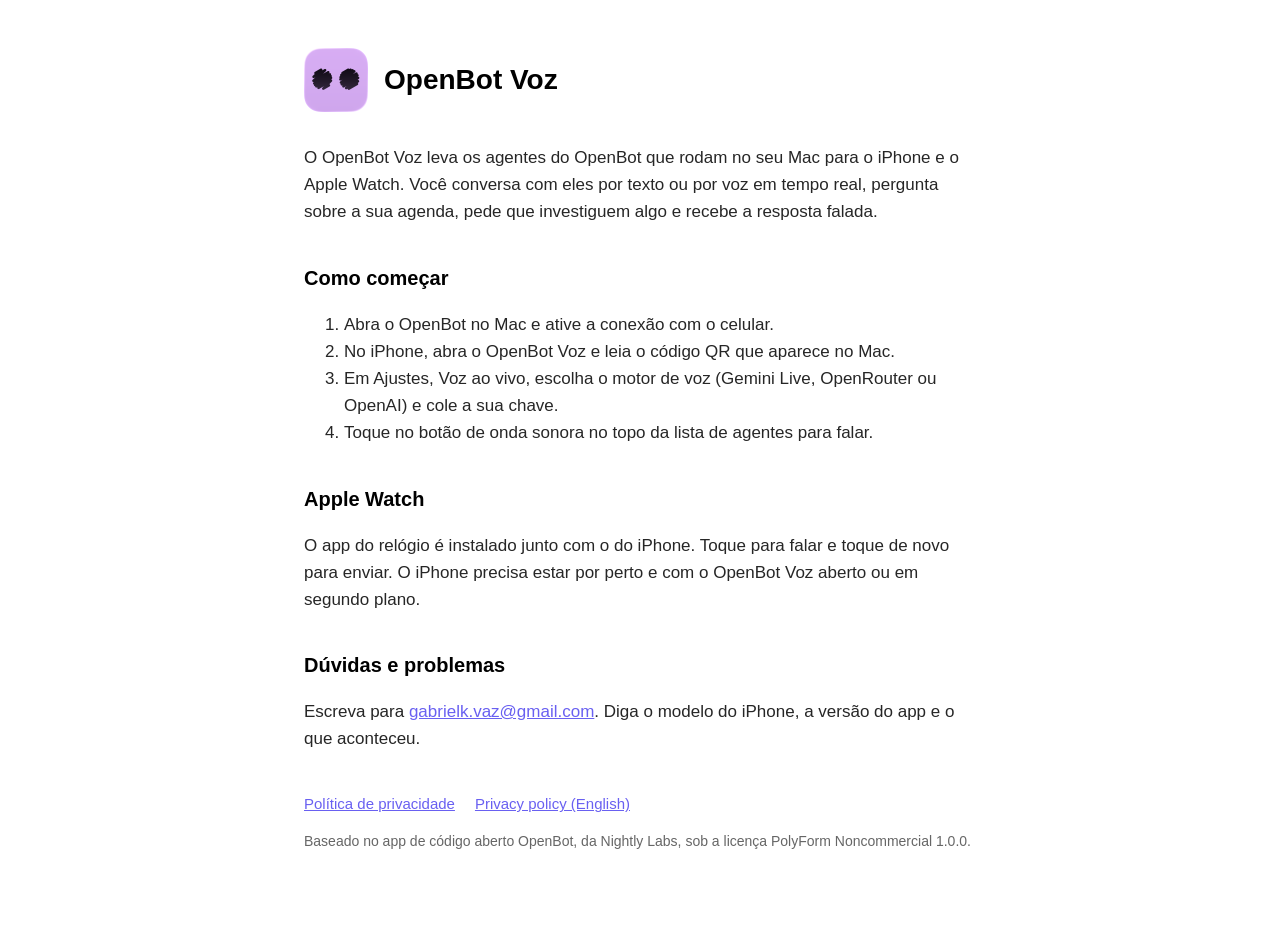
<file: index.html>
<!doctype html>
<html lang="pt-BR">
<head>
<meta charset="utf-8">
<meta name="viewport" content="width=device-width, initial-scale=1">
<title>OpenBot Voz: suporte</title>
<link rel="stylesheet" href="style.css">
</head>
<body>
<main>
<header><img src="icon.png" alt=""><h1>OpenBot Voz</h1></header>
<p>O OpenBot Voz leva os agentes do OpenBot que rodam no seu Mac para o iPhone e o Apple Watch. Você conversa com eles por texto ou por voz em tempo real, pergunta sobre a sua agenda, pede que investiguem algo e recebe a resposta falada.</p>

<h2>Como começar</h2>
<ol>
<li>Abra o OpenBot no Mac e ative a conexão com o celular.</li>
<li>No iPhone, abra o OpenBot Voz e leia o código QR que aparece no Mac.</li>
<li>Em Ajustes, Voz ao vivo, escolha o motor de voz (Gemini Live, OpenRouter ou OpenAI) e cole a sua chave.</li>
<li>Toque no botão de onda sonora no topo da lista de agentes para falar.</li>
</ol>

<h2>Apple Watch</h2>
<p>O app do relógio é instalado junto com o do iPhone. Toque para falar e toque de novo para enviar. O iPhone precisa estar por perto e com o OpenBot Voz aberto ou em segundo plano.</p>

<h2>Dúvidas e problemas</h2>
<p>Escreva para <a href="mailto:gabrielk.vaz@gmail.com">gabrielk.vaz@gmail.com</a>. Diga o modelo do iPhone, a versão do app e o que aconteceu.</p>

<nav><a href="privacy-pt.html">Política de privacidade</a><a href="privacy.html">Privacy policy (English)</a></nav>
<p class="muted">Baseado no app de código aberto OpenBot, da Nightly Labs, sob a licença PolyForm Noncommercial 1.0.0.</p>
</main>
</body>
</html>
</file>
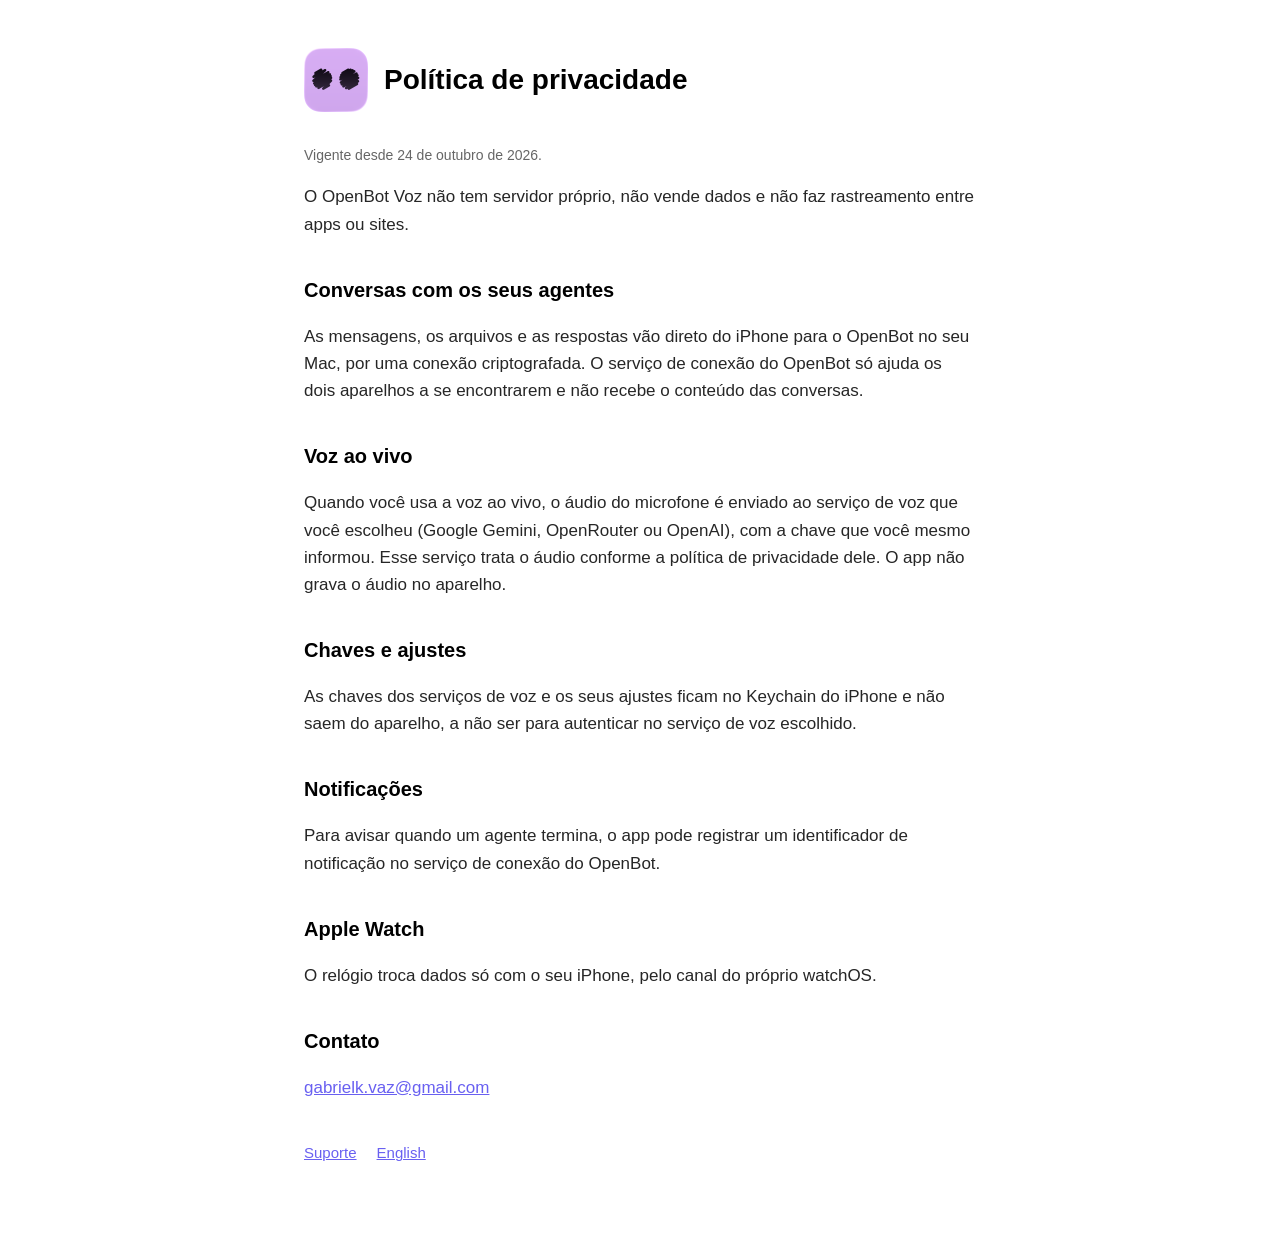
<file: privacy-pt.html>
<!doctype html>
<html lang="pt-BR">
<head>
<meta charset="utf-8">
<meta name="viewport" content="width=device-width, initial-scale=1">
<title>OpenBot Voz: política de privacidade</title>
<link rel="stylesheet" href="style.css">
</head>
<body>
<main>
<header><img src="icon.png" alt=""><h1>Política de privacidade</h1></header>
<p class="muted">Vigente desde 24 de outubro de 2026.</p>

<p>O OpenBot Voz não tem servidor próprio, não vende dados e não faz rastreamento entre apps ou sites.</p>

<h2>Conversas com os seus agentes</h2>
<p>As mensagens, os arquivos e as respostas vão direto do iPhone para o OpenBot no seu Mac, por uma conexão criptografada. O serviço de conexão do OpenBot só ajuda os dois aparelhos a se encontrarem e não recebe o conteúdo das conversas.</p>

<h2>Voz ao vivo</h2>
<p>Quando você usa a voz ao vivo, o áudio do microfone é enviado ao serviço de voz que você escolheu (Google Gemini, OpenRouter ou OpenAI), com a chave que você mesmo informou. Esse serviço trata o áudio conforme a política de privacidade dele. O app não grava o áudio no aparelho.</p>

<h2>Chaves e ajustes</h2>
<p>As chaves dos serviços de voz e os seus ajustes ficam no Keychain do iPhone e não saem do aparelho, a não ser para autenticar no serviço de voz escolhido.</p>

<h2>Notificações</h2>
<p>Para avisar quando um agente termina, o app pode registrar um identificador de notificação no serviço de conexão do OpenBot.</p>

<h2>Apple Watch</h2>
<p>O relógio troca dados só com o seu iPhone, pelo canal do próprio watchOS.</p>

<h2>Contato</h2>
<p><a href="mailto:gabrielk.vaz@gmail.com">gabrielk.vaz@gmail.com</a></p>
<nav><a href="index.html">Suporte</a><a href="privacy.html">English</a></nav>
</main>
</body>
</html>
</file>
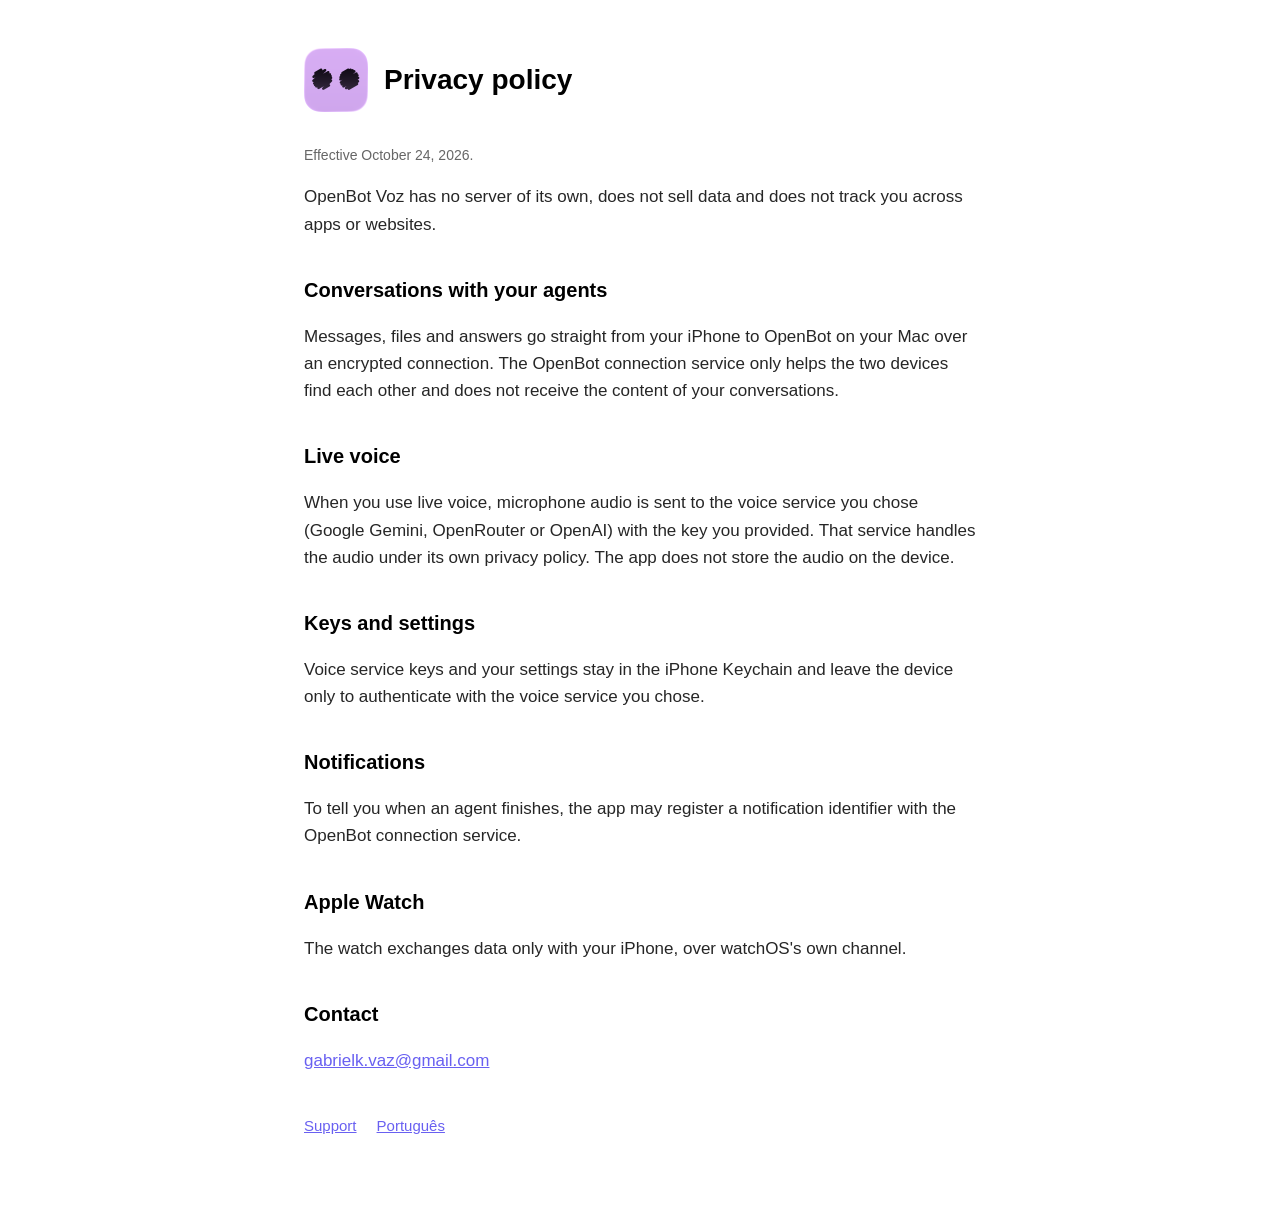
<file: privacy.html>
<!doctype html>
<html lang="en">
<head>
<meta charset="utf-8">
<meta name="viewport" content="width=device-width, initial-scale=1">
<title>OpenBot Voz: privacy policy</title>
<link rel="stylesheet" href="style.css">
</head>
<body>
<main>
<header><img src="icon.png" alt=""><h1>Privacy policy</h1></header>
<p class="muted">Effective October 24, 2026.</p>

<p>OpenBot Voz has no server of its own, does not sell data and does not track you across apps or websites.</p>

<h2>Conversations with your agents</h2>
<p>Messages, files and answers go straight from your iPhone to OpenBot on your Mac over an encrypted connection. The OpenBot connection service only helps the two devices find each other and does not receive the content of your conversations.</p>

<h2>Live voice</h2>
<p>When you use live voice, microphone audio is sent to the voice service you chose (Google Gemini, OpenRouter or OpenAI) with the key you provided. That service handles the audio under its own privacy policy. The app does not store the audio on the device.</p>

<h2>Keys and settings</h2>
<p>Voice service keys and your settings stay in the iPhone Keychain and leave the device only to authenticate with the voice service you chose.</p>

<h2>Notifications</h2>
<p>To tell you when an agent finishes, the app may register a notification identifier with the OpenBot connection service.</p>

<h2>Apple Watch</h2>
<p>The watch exchanges data only with your iPhone, over watchOS's own channel.</p>

<h2>Contact</h2>
<p><a href="mailto:gabrielk.vaz@gmail.com">gabrielk.vaz@gmail.com</a></p>
<nav><a href="index.html">Support</a><a href="privacy-pt.html">Português</a></nav>
</main>
</body>
</html>
</file>
<file: style.css>
:root { color-scheme: light dark; --accent: #6960f1; }
* { box-sizing: border-box; }
body { margin: 0; font: 17px/1.6 -apple-system, BlinkMacSystemFont, "Inter", "Segoe UI", sans-serif; background: Canvas; color: CanvasText; }
main { max-width: 720px; margin: 0 auto; padding: 48px 24px 80px; }
header { display: flex; align-items: center; gap: 16px; margin-bottom: 32px; }
header img { width: 64px; height: 64px; border-radius: 14px; }
h1 { font-size: 28px; margin: 0; line-height: 1.2; }
h2 { font-size: 20px; margin: 36px 0 8px; }
p, li { color: color-mix(in srgb, CanvasText 85%, Canvas); }
a { color: var(--accent); }
nav { margin-top: 40px; font-size: 15px; display: flex; gap: 20px; flex-wrap: wrap; }
.muted { font-size: 14px; opacity: .7; }
</file>
